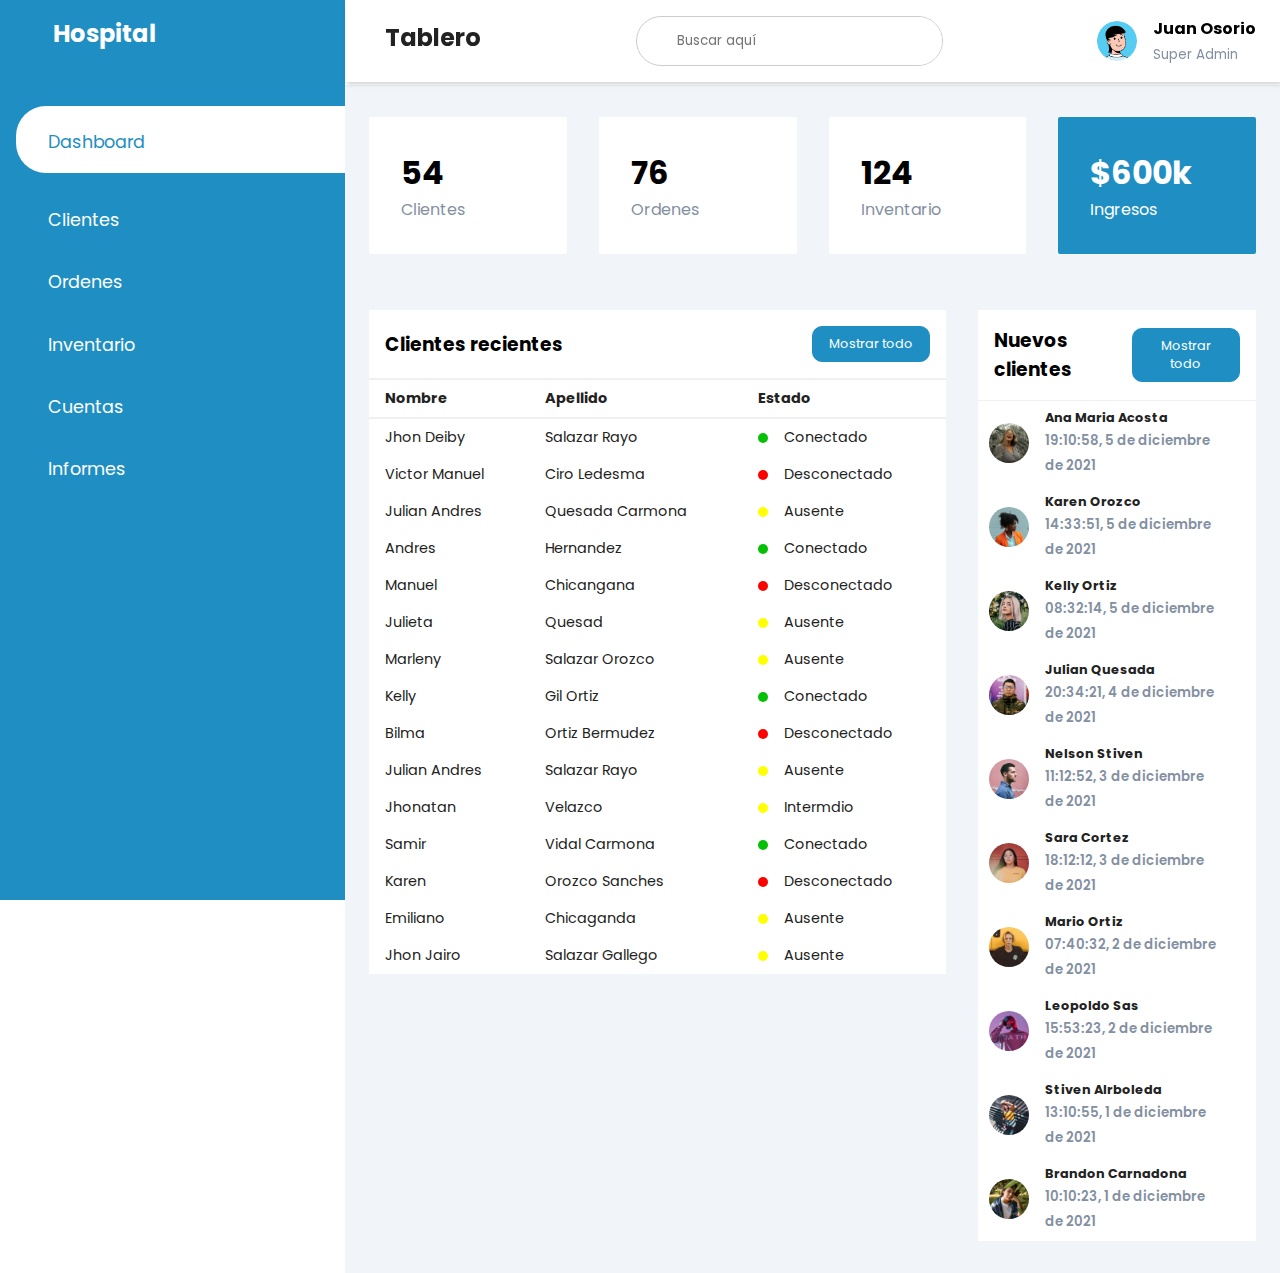
<file: index.html>
<!DOCTYPE html>
<html lang="en">

<head>
    <meta charset="UTF-8">
    <meta http-equiv="X-UA-Compatible" content="IE=edge">
    <meta name="viewport" content="width=device-width,initial-scale=1,maximum-scale=1">
    <title>Admin</title>
    <link rel="stylesheet" href="https://maxst.icons8.com/vue-static/landings/line-awesome/line-awesome/1.3.0/css/line-awesome.min.css">
    <link rel="stylesheet" href="css/style.css">
</head>

<body>

    <input type="checkbox" id="nav-toggle">
    <div class="sidebar">
        <div class="sidebar-brand">
            <h2><span class="las la-clinic-medical"></span> <span>Hospital</span></h2>
        </div>
        <!--Secciones-del-tablero-->
        <div class="sidebar-menu">
            <ul>
                <li>
                    <a href="" class="active"><span class="las la-home"></span>
                    <span>Dashboard</span></a>
                </li>
                <li>
                    <a href=""><span class="las la-users">
                        </span>Clientes</span></a>
                </li>
                <li>
                    <a href=""><span class="las la-shopping-bag">
                        </span>Ordenes<span></span></a>
                </li>
                <li>
                    <a href=""><span class="las la-receipt">
                        </span>Inventario<span></span></a>
                </li>
                <li>
                    <a href=""><span class="las la-user-circle">
                        </span>Cuentas<span></span></a>
                </li>
                <li>
                    <a href=""><span class="las la-clipboard-list">
                        </span>Informes<span></span></a>
                </li>
            </ul>
        </div>
    </div>

    <div class="main-content">
        <header>
            <h2>
                <label for="nav-toggle">
                    <span class="las la-bars"></span>
                </label> Tablero
            </h2>

            <div class="search-wrapper">
                <span class="las la-search"></span>
                <input type="search" placeholder="Buscar aquí" />
            </div>
            <div class="user-wrapper">
                <img src="img/Avatar.png" width="40px" height="40px" alt="">
                <div>
                    <h4>Juan Osorio</h4>
                    <small>Super Admin</small>
                </div>
            </div>
        </header>

        <main>
            <div class="cards">
                <div class="card-single">
                    <div>
                        <h1>54</h1>
                        <span>Clientes</span>
                    </div>
                    <div>
                        <span class="las la-users"></span>
                    </div>
                </div>
                <div class="card-single">
                    <div>
                        <h1>76</h1>
                        <span>Ordenes</span>
                    </div>
                    <div>
                        <span class="las la-clipboard-list"></span>
                    </div>
                </div>
                <div class="card-single">
                    <div>
                        <h1>124</h1>
                        <span>Inventario</span>
                    </div>
                    <div>
                        <span class="las la-shopping-bag"></span>
                    </div>
                </div>
                <div class="card-single">
                    <div>
                        <h1>$600k</h1>
                        <span>Ingresos</span>
                    </div>
                    <div>
                        <span class="lab la-google-wallet"></span>
                    </div>
                </div>
            </div>
            <!--Tabla-->
            <div class="recent-grid">
                <div class="projects">
                    <div class="card">
                        <div class="card-header">
                            <h3>Clientes recientes</h3>

                            <button>Mostrar todo <span class="las la-arrow-right">
                            </span></button>
                        </div>

                        <div class="card-body">
                            <div class="table-responsive">
                                <table width="100%">
                                    <thead>
                                        <tr>
                                            <td>Nombre</td>
                                            <td>Apellido</td>
                                            <td>Estado</td>
                                        </tr>
                                    </thead>
                                    <tbody>
                                        <tr>
                                            <td>Jhon Deiby</td>
                                            <td>Salazar Rayo</td>
                                            <td>
                                                <span class="status green"></span> Conectado
                                            </td>
                                        </tr>
                                        <tr>
                                            <td>Victor Manuel</td>
                                            <td>Ciro Ledesma</td>
                                            <td>
                                                <span class="status red"></span> Desconectado
                                            </td>
                                        </tr>
                                        <tr>
                                            <td>Julian Andres</td>
                                            <td>Quesada Carmona</td>
                                            <td>
                                                <span class="status yellow"></span> Ausente
                                            </td>
                                        </tr>
                                        <tr>
                                            <td>Andres</td>
                                            <td>Hernandez</td>
                                            <td>
                                                <span class="status green"></span> Conectado
                                            </td>
                                        </tr>
                                        <tr>
                                            <td>Manuel</td>
                                            <td>Chicangana</td>
                                            <td>
                                                <span class="status red"></span> Desconectado
                                            </td>
                                        </tr>
                                        <tr>
                                            <td>Julieta</td>
                                            <td>Quesad</td>
                                            <td>
                                                <span class="status yellow"></span> Ausente
                                            </td>
                                        </tr>
                                        <tr>
                                            <td>Marleny</td>
                                            <td>Salazar Orozco</td>
                                            <td>
                                                <span class="status yellow"></span> Ausente
                                            </td>
                                        </tr>
                                        <tr>
                                            <td>Kelly</td>
                                            <td>Gil Ortiz</td>
                                            <td>
                                                <span class="status green"></span> Conectado
                                            </td>
                                        </tr>
                                        <tr>
                                            <td>Bilma</td>
                                            <td>Ortiz Bermudez</td>
                                            <td>
                                                <span class="status red"></span> Desconectado
                                            </td>
                                        </tr>
                                        <tr>
                                            <td>Julian Andres</td>
                                            <td>Salazar Rayo</td>
                                            <td>
                                                <span class="status yellow"></span> Ausente
                                            </td>
                                        </tr>
                                        <tr>
                                            <td>Jhonatan</td>
                                            <td>Velazco</td>
                                            <td>
                                                <span class="status yellow"></span> Intermdio
                                            </td>
                                        </tr>
                                        <tr>
                                            <td>Samir</td>
                                            <td>Vidal Carmona</td>
                                            <td>
                                                <span class="status green"></span> Conectado
                                            </td>
                                        </tr>
                                        <tr>
                                            <td>Karen</td>
                                            <td>Orozco Sanches</td>
                                            <td>
                                                <span class="status red"></span> Desconectado
                                            </td>
                                        </tr>
                                        <tr>
                                            <td>Emiliano</td>
                                            <td>Chicaganda</td>
                                            <td>
                                                <span class="status yellow"></span> Ausente
                                            </td>
                                        </tr>
                                        <tr>
                                            <td>Jhon Jairo</td>
                                            <td>Salazar Gallego</td>
                                            <td>
                                                <span class="status yellow"></span> Ausente
                                            </td>
                                        </tr>


                                    </tbody>
                                </table>
                            </div>
                        </div>

                    </div>
                </div>
                <div class="customers">

                    <div class="card">
                        <div class="card-header">
                            <h3>Nuevos clientes</h3>

                            <button>Mostrar todo <span class="las la-arrow-right">
                            </span></button>
                        </div>

                        <div class="card-body">

                            <div class="customer">
                                <div class="info">
                                    <img src="avatars/1.png" width="40px" height="40px" alt="">
                                    <div>
                                        <h4>Ana Maria Acosta</h4>
                                        <small>19:10:58, 5 de diciembre de 2021</small>
                                    </div>
                                </div>
                                <div class="contact">
                                    <span class="las la-user-circle"></span>
                                    <span class="lab la-whatsapp"></span>
                                    <span class="las la-phone"></span>
                                </div>
                            </div>

                            <div class="customer">
                                <div class="info">
                                    <img src="avatars/2.png" 40px " height="40px " alt=" ">
                                    <div>
                                        <h4>Karen Orozco</h4>
                                        <small>14:33:51, 5 de diciembre de 2021</small>
                                    </div>
                                </div>
                                <div class="contact ">
                                    <span class="las la-user-circle "></span>
                                    <span class="lab la-whatsapp "></span>
                                    <span class="las la-phone "></span>
                                </div>
                            </div>

                            <div class="customer ">
                                <div class="info ">
                                    <img src="avatars/3.png " width="40px " height="40px " alt=" ">
                                    <div>
                                        <h4>Kelly Ortiz</h4>
                                        <small>08:32:14, 5 de diciembre de 2021</small>
                                    </div>
                                </div>
                                <div class="contact ">
                                    <span class="las la-user-circle "></span>
                                    <span class="lab la-whatsapp "></span>
                                    <span class="las la-phone "></span>
                                </div>
                            </div>

                            <div class="customer ">
                                <div class="info ">
                                    <img src="avatars/4.png " width="40px " height="40px " alt=" ">
                                    <div>
                                        <h4>Julian Quesada</h4>
                                        <small>20:34:21, 4 de diciembre de 2021</small>
                                    </div>
                                </div>
                                <div class="contact ">
                                    <span class="las la-user-circle "></span>
                                    <span class="lab la-whatsapp "></span>
                                    <span class="las la-phone "></span>
                                </div>
                            </div>

                            <div class="customer ">
                                <div class="info ">
                                    <img src="avatars/5.png " width="40px " height="40px " alt=" ">
                                    <div>
                                        <h4>Nelson Stiven</h4>
                                        <small>11:12:52, 3 de diciembre de 2021</small>
                                    </div>
                                </div>
                                <div class="contact ">
                                    <span class="las la-user-circle "></span>
                                    <span class="lab la-whatsapp "></span>
                                    <span class="las la-phone "></span>
                                </div>
                            </div>

                            <div class="customer ">
                                <div class="info ">
                                    <img src="avatars/6.png " width="40px " height="40px " alt=" ">
                                    <div>
                                        <h4>Sara Cortez</h4>
                                        <small>18:12:12, 3 de diciembre de 2021</small>
                                    </div>
                                </div>
                                <div class="contact ">
                                    <span class="las la-user-circle "></span>
                                    <span class="lab la-whatsapp "></span>
                                    <span class="las la-phone "></span>
                                </div>
                            </div>

                            <div class="customer ">
                                <div class="info ">
                                    <img src="avatars/7.png " width="40px " height="40px " alt=" ">
                                    <div>
                                        <h4>Mario Ortiz</h4>
                                        <small>07:40:32, 2 de diciembre de 2021</small>
                                    </div>
                                </div>
                                <div class="contact ">
                                    <span class="las la-user-circle "></span>
                                    <span class="lab la-whatsapp "></span>
                                    <span class="las la-phone "></span>
                                </div>
                            </div>

                            <div class="customer ">
                                <div class="info ">
                                    <img src="avatars/8.png " width="40px " height="40px " alt=" ">
                                    <div>
                                        <h4>Leopoldo Sas</h4>
                                        <small>15:53:23, 2 de diciembre de 2021</small>
                                    </div>
                                </div>
                                <div class="contact ">
                                    <span class="las la-user-circle "></span>
                                    <span class="lab la-whatsapp "></span>
                                    <span class="las la-phone "></span>
                                </div>
                            </div>

                            <div class="customer ">
                                <div class="info ">
                                    <img src="avatars/9.png " width="40px " height="40px " alt=" ">
                                    <div>
                                        <h4>Stiven Alrboleda</h4>
                                        <small>13:10:55, 1 de diciembre de 2021</small>
                                    </div>
                                </div>
                                <div class="contact ">
                                    <span class="las la-user-circle "></span>
                                    <span class="lab la-whatsapp "></span>
                                    <span class="las la-phone "></span>
                                </div>
                            </div>

                            <div class="customer ">
                                <div class="info ">
                                    <img src="avatars/10.png " width="40px " height="40px " alt=" ">
                                    <div>
                                        <h4>Brandon Carnadona</h4>
                                        <small>10:10:23, 1 de diciembre de 2021</small>
                                    </div>
                                </div>
                                <div class="contact ">
                                    <span class="las la-user-circle "></span>
                                    <span class="lab la-whatsapp "></span>
                                    <span class="las la-phone "></span>
                                </div>
                            </div>

                            
                        </div>
                    </div>
                </div>
                
            </div>
        </main>

    </div>

</body>

</html>
</file>
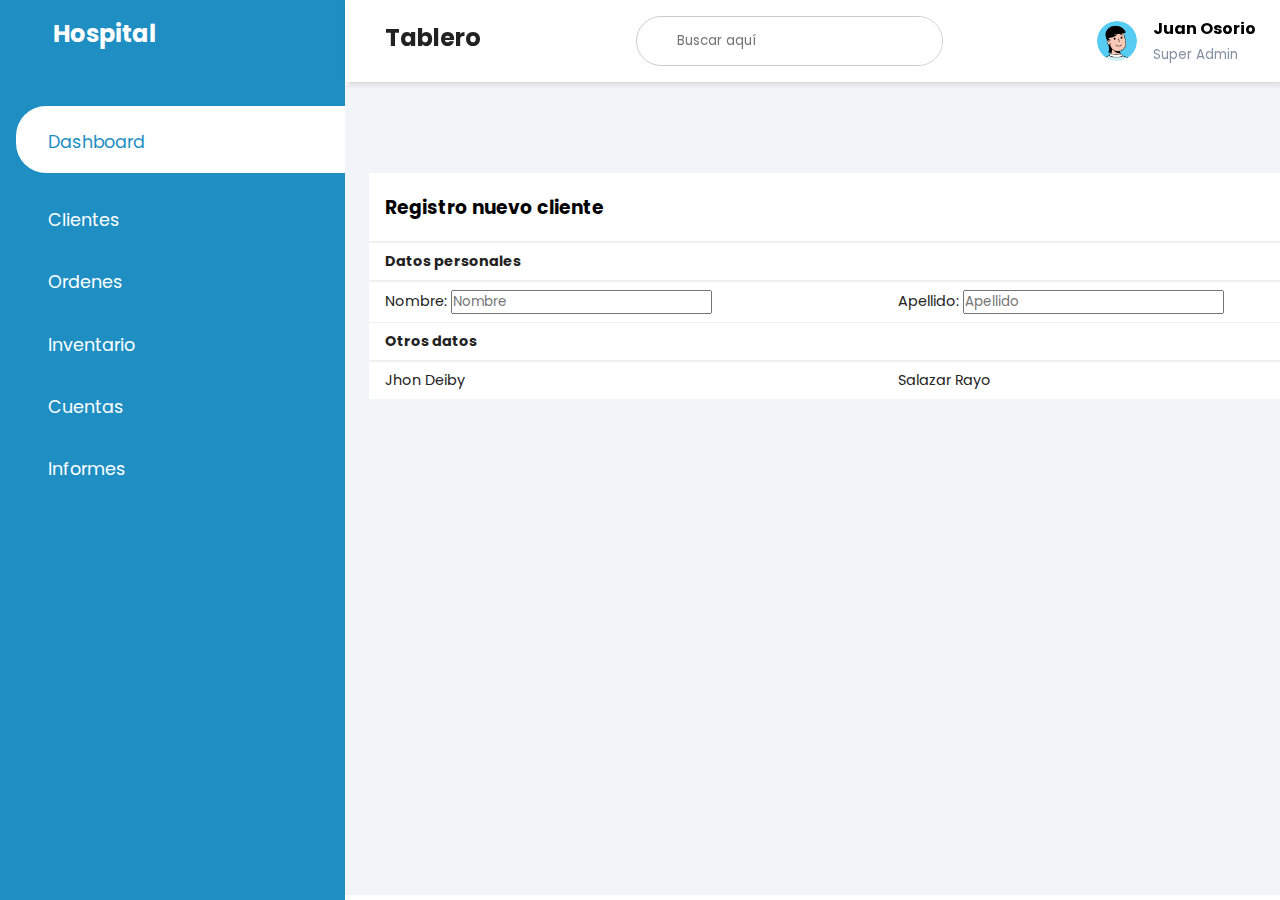
<file: clientes.html>
<!DOCTYPE html>
<html lang="en">

<head>
    <meta charset="UTF-8">
    <meta http-equiv="X-UA-Compatible" content="IE=edge">
    <meta name="viewport" content="width=device-width,initial-scale=1,maximum-scale=1">
    <title>Admin</title>
    <link rel="stylesheet" href="https://maxst.icons8.com/vue-static/landings/line-awesome/line-awesome/1.3.0/css/line-awesome.min.css">
    <link rel="stylesheet" href="css/clientes.css">
</head>

<body>

    <input type="checkbox" id="nav-toggle">
    <div class="sidebar">
        <div class="sidebar-brand">
            <h2><span class="las la-clinic-medical"></span> <span>Hospital</span></h2>
        </div>
        <!--Secciones-del-tablero-->
        <div class="sidebar-menu">
            <ul>
                <li>
                    <a href="" class="active"><span class="las la-home"></span>
                    <span>Dashboard</span></a>
                </li>
                <li>
                    <a href=""><span class="las la-users">
                        </span>Clientes</span></a>
                </li>
                <li>
                    <a href=""><span class="las la-shopping-bag">
                        </span>Ordenes<span></span></a>
                </li>
                <li>
                    <a href=""><span class="las la-receipt">
                        </span>Inventario<span></span></a>
                </li>
                <li>
                    <a href=""><span class="las la-user-circle">
                        </span>Cuentas<span></span></a>
                </li>
                <li>
                    <a href=""><span class="las la-clipboard-list">
                        </span>Informes<span></span></a>
                </li>
            </ul>
        </div>
    </div>

    <div class="main-content">
        <header>
            <h2>
                <label for="nav-toggle">
                    <span class="las la-bars"></span>
                </label> Tablero
            </h2>

            <div class="search-wrapper">
                <span class="las la-search"></span>
                <input type="search" placeholder="Buscar aquí" />
            </div>
            <div class="user-wrapper">
                <img src="img/Avatar.png" width="40px" height="40px" alt="">
                <div>
                    <h4>Juan Osorio</h4>
                    <small>Super Admin</small>
                </div>
            </div>
        </header>

        <main>
            <!--Tabla-->
            <div class="recent-grid">
                <div class="projects">
                    <div class="card">
                        <div class="card-header">
                            <h3>Registro nuevo cliente</h3>

                            <button>Mostrar todo <span class="las la-arrow-right">
                            </span></button>
                        </div>

                        <div class="card-body">
                            <div class="table-responsive">
                                <table width="100%">
                                    <thead>
                                        <tr>
                                            <td>Datos personales</td>
                                            
                                        </tr>
                                    </thead>
                                    <tbody>
                                        <tr>
                                            <td>Nombre: <input type="text" placeholder="Nombre"></td>
                                            <td>Apellido: <input type="text" placeholder="Apellido"></td>
                                            <td>Celular: <input type="text" placeholder="Celular"></td>
                                        </tr>


                                    </tbody>
                                    <thead>
                                        <tr>
                                            <td>Otros datos</td>
                                            
                                        </tr>
                                    </thead>
                                    <tbody>
                                        <tr>
                                            <td>Jhon Deiby</td>
                                            <td>Salazar Rayo</td>
                                            <td>
                                                
                                            </td>
                                        </tr>


                                    </tbody>
                                </table>
                            </div>
                        </div>

                    </div>
                </div>

        </main>

    </div>

</body>

</html>
</file>
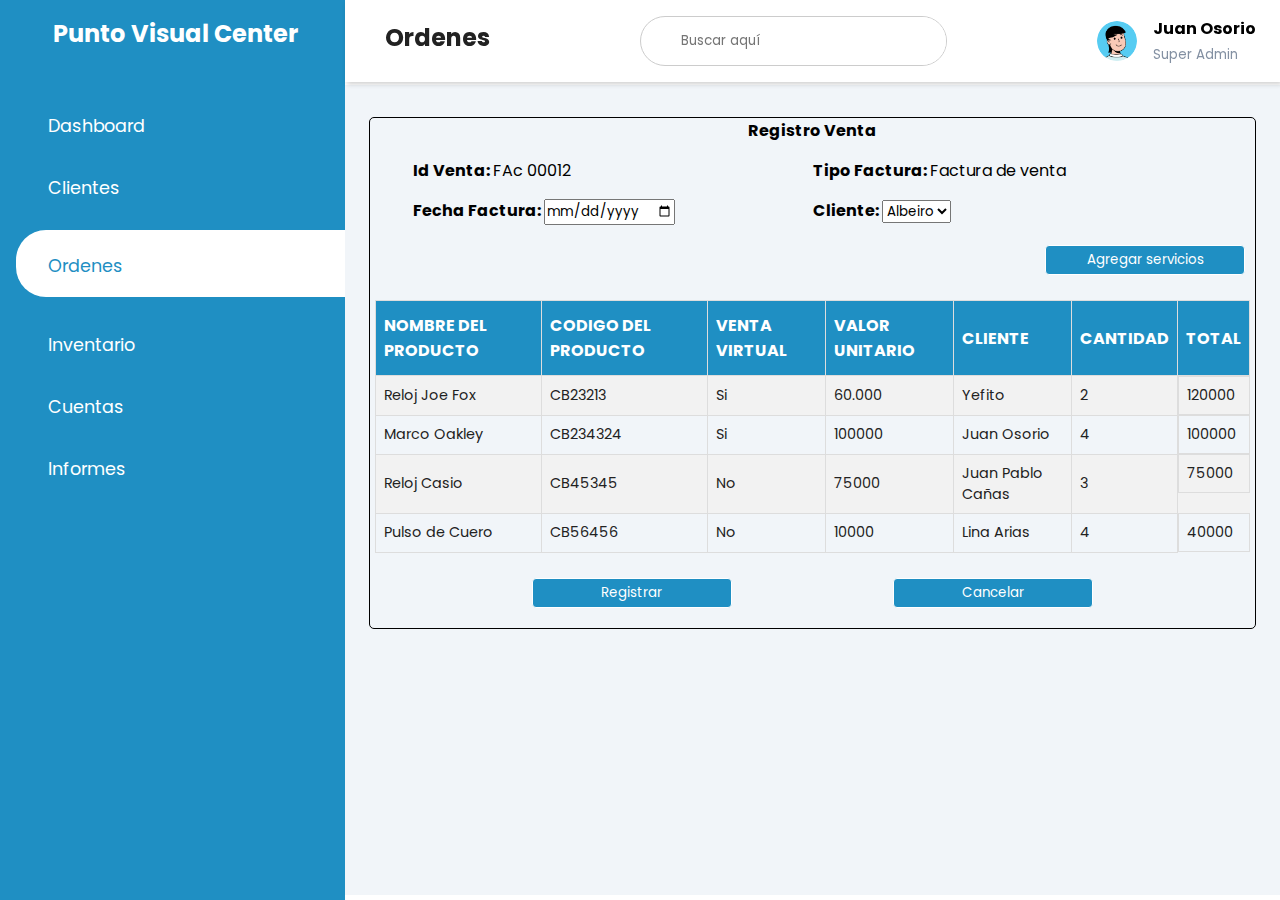
<file: venta.html>
<!DOCTYPE html>
<html lang="en">

<head>
    <meta charset="UTF-8">
    <meta http-equiv="X-UA-Compatible" content="IE=edge">
    <meta name="viewport" content="width=device-width, initial-scale=1.0">
    <title>Ventas</title>
</head>

<body>
    <!DOCTYPE html>
    <html lang="en">

    <head>
        <meta charset="UTF-8">
        <meta http-equiv="X-UA-Compatible" content="IE=edge">
        <meta name="viewport" content="width=device-width,initial-scale=1,maximum-scale=1">
        <title>Admin</title>
        <link rel="stylesheet"
            href="https://maxst.icons8.com/vue-static/landings/line-awesome/line-awesome/1.3.0/css/line-awesome.min.css">
        <link rel="stylesheet" href="css/style.css">
        <link rel="stylesheet" href="css/venta.css">

        <style>
            #customers {
                font-family: Arial, Helvetica, sans-serif;
                border-collapse: collapse;
                width: 100%;
            }

            #customers td,
            #customers th {
                border: 1px solid #ddd;
                padding: 8px;
            }

            #customers tr:nth-child(even) {
                background-color: #f2f2f2;
            }

            #customers tr:hover {
                background-color: #ddd;
            }

            #customers th {
                padding-top: 12px;
                padding-bottom: 12px;
                text-align: left;
                background-color: #1f8fc3;
                color: white;
            }
        </style>
    </head>

    <body>

        <input type="checkbox" id="nav-toggle">
        <div class="sidebar">
            <div class="sidebar-brand">
                <h2><span class="lab la-accusoft"></span> <span>Punto Visual Center</span></h2>
            </div>
            <!--Secciones-del-tablero-->
            <div class="sidebar-menu">
                <ul>
                    <li>
                        <a href=""><span class="las la-home"></span>
                            <span>Dashboard</span></a>
                    </li>
                    <li>
                        <a href=""><span class="las la-users">
                            </span>Clientes</span></a>
                    </li>
                    <li>
                        <a href="" class="active"><span class="las la-shopping-bag">
                            </span>Ordenes<span></span></a>
                    </li>
                    <li>
                        <a href=""><span class="las la-receipt">
                            </span>Inventario<span></span></a>
                    </li>
                    <li>
                        <a href=""><span class="las la-user-circle">
                            </span>Cuentas<span></span></a>
                    </li>
                    <li>
                        <a href=""><span class="las la-clipboard-list">
                            </span>Informes<span></span></a>
                    </li>
                </ul>
            </div>
        </div>

        <div class="main-content">
            <header>
                <h2>
                    <label for="nav-toggle">
                        <span class="las la-bars"></span>
                    </label> Ordenes
                </h2>

                <div class="search-wrapper">
                    <span class="las la-search"></span>
                    <input type="search" placeholder="Buscar aquí" />
                </div>
                <div class="user-wrapper">
                    <img src="img/Avatar.png" width="40px" height="40px" alt="">
                    <div>
                        <h4>Juan Osorio</h4>
                        <small>Super Admin</small>
                    </div>
                </div>
            </header>

            <main>

                <div class="venta">
                    <div class="titulo">
                        <h4>Registro Venta</h4>
                    </div>
                    <div class="text-venta">
                        <div class="text">
                            <p><b>Id Venta: </b>FAc 00012</p>
                            <p><b>Fecha Factura: </b><input type="date"></p>
                        </div>
                        <div class="text">
                            <p><b>Tipo Factura: </b>Factura de venta</p>
                            <p><b>Cliente: </b>
                                <select name="" id="">
                                    <option value="volvo">Albeiro</option>
                                </select>
                            </p>
                        </div>
                    </div>
                    <div>
                        <div class="boton">
                            <button>Agregar servicios</button>
                        </div>
                        <div class="tabla">
                            <table id="customers">
                                <tr>
                                    <th>NOMBRE DEL PRODUCTO</th>
                                    <th>CODIGO DEL PRODUCTO</th>
                                    <th>VENTA VIRTUAL</th>
                                    <th>VALOR UNITARIO</th>
                                    <th>CLIENTE</th>
                                    <th>CANTIDAD</th>
                                    <th>TOTAL</th>
                                </tr>
                                <tr>
                                    <td>Reloj Joe Fox</td>
                                    <td>CB23213</td>
                                    <td>Si</td>
                                    <td>60.000</td>
                                    <td>Yefito</td>
                                    <td>2</td>
                                    <td>120000</td>
                                </tr>
                                <tr>
                                    <td>Marco Oakley</td>
                                    <td>CB234324</td>
                                    <td>Si</td>
                                    <td>100000</td>
                                    <td>Juan Osorio</td>
                                    <td>4</td>

                                    <td>100000</td>
                                </tr>
                                <tr>
                                    <td>Reloj Casio</td>
                                    <td>CB45345</td>
                                    <td>No</td>
                                    <td>75000</td>
                                    <td>Juan Pablo Cañas</td>
                                    <td>3</td>

                                    <td>75000</td>
                                </tr>
                                <tr>
                                    <td>Pulso de Cuero</td>
                                    <td>CB56456</td>
                                    <td>No</td>
                                    <td>10000</td>
                                    <td>Lina Arias</td>

                                    <td>4</td>
                                    <td>40000</td>

                                </tr>
                            </table>
                        </div>
                        <div class="buttons">
                            <button>Registrar</button>
                            <button>Cancelar</button>
                        </div>
                    </div>
                </div>
            </main>
        </div>

    </body>

    </html>
</body>

</html>
</file>
<file: css/style.css>
@import url('https://fonts.googleapis.com/css2?family=Poppins:wght@300;400;500;600&display=swap');
:root {
    --main-color: #1f8fc3;
    --color-dark: #1D2231;
    --text-grey: #8390A2;
}

* {
    padding: 0;
    margin: 0;
    box-sizing: border-box;
    list-style-type: none;
    text-decoration: none;
    font-family: 'Poppins', sans-serif;
}

.sidebar {
    width: 345px;
    position: fixed;
    left: 0;
    top: 0;
    height: 100%;
    background: var(--main-color);
    z-index: 100;
    transition: width 300ms;
}

.sidebar-brand {
    height: 90px;
    padding: 1rem 0rem 1rem 2rem;
    color: #fff;
}

.sidebar-brand span {
    display: inline-block;
    padding-right: 1rem;
}

.sidebar-menu {
    margin-top: 1rem;
}

.sidebar-menu li {
    width: 100%;
    margin-bottom: 1.7rem;
    padding-left: 1rem;
}

.sidebar-menu a {
    padding-left: 1rem;
    display: block;
    color: #fff;
    font-size: 1.1rem;
}

.sidebar-menu a.active {
    background: #fff;
    padding-top: 1rem;
    padding-bottom: 1rem;
    color: var(--main-color);
    border-radius: 30px 0px 0px 30px;
}

.sidebar-menu a span:first-child {
    font-size: 1.5rem;
    padding-right: 1rem;
}

#nav-toggle:checked+.sidebar {
    width: 70px;
}

#nav-toggle:checked+.sidebar .sidebar-brand,
#nav-toggle:checked+.sidebar li {
    padding-left: 1rem;
    text-align: center;
}

#nav-toggle:checked+.sidebar li a {
    padding-left: 0rem;
}

#nav-toggle:checked+.sidebar .sidebar-brand h2 span:last-child,
#nav-toggle:checked+.sidebar li a span:last-child {
    display: none;
}

#nav-toggle:checked~.main-content {
    margin-left: 70px;
}

#nav-toggle:checked~.main-content header {
    width: calc(100% - 70px);
    left: 70px;
}

.main-content {
    transition: margin-left 300ms;
    margin-left: 345px;
}

header {
    background: #fff;
    display: flex;
    justify-content: space-between;
    padding: 1rem 1.5rem;
    box-shadow: 2px 2px 5px rgba(0, 0, 0, 0.2);
    position: fixed;
    left: 345px;
    width: calc(100% - 345px);
    top: 0;
    z-index: 100;
    transition: left 300ms;
}

#nav-toggle {
    display: none;
}

header h2 {
    color: #222;
}

header label span {
    font-size: 1.7rem;
    padding-right: 1rem;
}

.search-wrapper {
    border: 1px solid #ccc;
    border-radius: 30px;
    height: 50px;
    display: flex;
    align-items: center;
    overflow-x: hidden;
}

.search-wrapper span {
    display: inline-block;
    padding: 0rem 1rem;
    font-size: 1.5rem;
}

.search-wrapper input {
    height: 100%;
    padding: .5rem;
    border: none;
    outline: none;
}

.user-wrapper {
    display: flex;
    align-items: center;
}

.user-wrapper img {
    border-radius: 50%;
    margin-right: 1rem;
}

.user-wrapper small {
    display: inline-block;
    color: var(--text-grey);
}

main {
    margin-top: 85px;
    padding: 2rem 1.5rem;
    background: #f1f5f9;
    min-height: calc(100vh - 90px);
}

.cards {
    display: grid;
    grid-template-columns: repeat(4, 1fr);
    grid-gap: 2rem;
    margin-bottom: 1rem;
}

.card-single {
    display: flex;
    justify-content: space-between;
    background: #fff;
    padding: 2rem;
    border-radius: 2px;
}

.card-single div:last-child span {
    font-size: 3rem;
    color: var(--main-color);
}

.card-single div:first-child span {
    color: var(--text-grey);
}

.card-single:last-child {
    background: var(--main-color);
}

.card-single:last-child h1,
.card-single:last-child div:first-child span,
.card-single:last-child div:last-child span {
    color: #fff;
}

.recent-grid {
    margin-top: 3.5rem;
    display: grid;
    grid-gap: 2rem;
    grid-template-columns: 65% auto;
}

.card {
    background: #fff;
}

.card-header {
    padding: 1rem;
}

.card-header {
    display: flex;
    justify-content: space-between;
    align-items: center;
    border-bottom: 1px solid #f0f0f0;
}

.card-header button {
    background: var(--main-color);
    border-radius: 10px;
    color: #fff;
    font-size: .8rem;
    padding: .5rem 1rem;
    border: 1px solid var(--main-color);
}

table {
    border-collapse: collapse;
}

thead tr {
    border-top: 1px solid #f0f0f0;
    border-bottom: 2px solid #f0f0f0;
}

thead td {
    font-weight: 700;
}

td {
    padding: .5rem 1rem;
    font-size: .9rem;
    color: #222;
}

td .status {
    display: inline-block;
    height: 10px;
    width: 10px;
    border-radius: 50%;
    margin-right: 1rem;
}

tr td:last-child {
    display: flex;
    align-items: center;
}

.status.green {
    background: rgb(6, 192, 6);
}

.status.yellow {
    background: yellow;
}

.status.red {
    background: red;
}

.table-responsive {
    width: 100%;
    overflow-x: auto;
}

.customer {
    display: flex;
    justify-content: space-between;
    align-items: center;
    padding: .5rem .7rem;
}

.info {
    display: flex;
    align-items: center;
}

.info img {
    border-radius: 50%;
    margin-right: 1rem;
}

.info h4 {
    font-size: .8rem;
    font-weight: 700;
    color: #222;
}

.info small {
    font-weight: 600;
    color: var(--text-grey);
}

.contact span {
    font-size: 1.2rem;
    display: inline-block;
    margin-left: .5rem;
    color: var(--main-color);
}

@media only screen and (max-width: 1200px) {
    .sidebar {
        width: 70px;
    }
    .sidebar .sidebar-brand,
    .sidebar li {
        padding-left: 1rem;
        text-align: center;
    }
    .sidebar li a {
        padding-left: 0rem;
    }
    .sidebar .sidebar-brand h2 span:last-child,
    .sidebar li a span:last-child {
        display: none;
    }
    .main-content {
        margin-left: 70px;
    }
    .main-content header {
        width: calc(100% - 70px);
        left: 70px;
    }
}

@media only screen and (max-width: 960px) {
    .cards {
        grid-template-columns: repeat(3, 1fr);
    }
    .recent-grid {
        grid-template-columns: 60% 40%;
    }
}

@media only screen and (max-width: 768px) {
    .cards {
        grid-template-columns: repeat(2, 1fr);
    }
    .recent-grid {
        grid-template-columns: 100%;
    }
    .search-wrapper {
        display: none;
    }
    .sidebar {
        left: -100% !important;
    }
    header h2 {
        display: flex;
        align-items: center;
    }
    header h2 label {
        display: inline-block;
        text-align: center;
        background: var(--main-color);
        padding-right: 0rem;
        margin-right: 1rem;
        height: 40px;
        width: 40px;
        border-radius: 50%;
        color: #fff;
        display: flex;
        align-items: center;
        justify-content: center !important;
    }
    header h2 span {
        text-align: center;
        padding-right: 0rem;
    }
    header h2 {
        font-size: 1.1rem;
    }
    .main-content {
        width: 100%;
        margin-left: 0rem;
    }
    header {
        width: 100% !important;
        left: 0 !important;
    }
    #nav-toggle:checked+.sidebar {
        left: 0 !important;
        z-index: 100;
        width: 345px;
    }
    #nav-toggle:checked+.sidebar:hover {
        width: 345px;
        z-index: 200;
    }
    #nav-goggle:checked+.sidebar .sidebar-brand,
    #nav-toggle:checked+.sidebar:hover li {
        padding-left: 2rem;
        text-align: left;
    }
    #nav-goggle:checked+.sidebar li a {
        padding-left: 1rem;
    }
    #nav-goggle:checked+.sidebar .sidebar-brand h2 span:last-child,
    #nav-goggle:checked+.sidebar li a span:last-child {
        display: inline;
    }
}

@media only screen and (max-width: 560px) {
    .cards {
        grid-template-columns: 100%;
    }
}
</file>
<file: css/clientes.css>
@import url('https://fonts.googleapis.com/css2?family=Poppins:wght@300;400;500;600&display=swap');
:root {
    --main-color: #1f8fc3;
    --color-dark: #1D2231;
    --text-grey: #8390A2;
}

* {
    padding: 0;
    margin: 0;
    box-sizing: border-box;
    list-style-type: none;
    text-decoration: none;
    font-family: 'Poppins', sans-serif;
}

.sidebar {
    width: 345px;
    position: fixed;
    left: 0;
    top: 0;
    height: 100%;
    background: var(--main-color);
    z-index: 100;
    transition: width 300ms;
}

.sidebar-brand {
    height: 90px;
    padding: 1rem 0rem 1rem 2rem;
    color: #fff;
}

.sidebar-brand span {
    display: inline-block;
    padding-right: 1rem;
}

.sidebar-menu {
    margin-top: 1rem;
}

.sidebar-menu li {
    width: 100%;
    margin-bottom: 1.7rem;
    padding-left: 1rem;
}

.sidebar-menu a {
    padding-left: 1rem;
    display: block;
    color: #fff;
    font-size: 1.1rem;
}

.sidebar-menu a.active {
    background: #fff;
    padding-top: 1rem;
    padding-bottom: 1rem;
    color: var(--main-color);
    border-radius: 30px 0px 0px 30px;
}

.sidebar-menu a span:first-child {
    font-size: 1.5rem;
    padding-right: 1rem;
}

#nav-toggle:checked+.sidebar {
    width: 70px;
}

#nav-toggle:checked+.sidebar .sidebar-brand,
#nav-toggle:checked+.sidebar li {
    padding-left: 1rem;
    text-align: center;
}

#nav-toggle:checked+.sidebar li a {
    padding-left: 0rem;
}

#nav-toggle:checked+.sidebar .sidebar-brand h2 span:last-child,
#nav-toggle:checked+.sidebar li a span:last-child {
    display: none;
}

#nav-toggle:checked~.main-content {
    margin-left: 70px;
}

#nav-toggle:checked~.main-content header {
    width: calc(100% - 70px);
    left: 70px;
}

.main-content {
    transition: margin-left 300ms;
    margin-left: 345px;
}

header {
    background: #fff;
    display: flex;
    justify-content: space-between;
    padding: 1rem 1.5rem;
    box-shadow: 2px 2px 5px rgba(0, 0, 0, 0.2);
    position: fixed;
    left: 345px;
    width: calc(100% - 345px);
    top: 0;
    z-index: 100;
    transition: left 300ms;
}

#nav-toggle {
    display: none;
}

header h2 {
    color: #222;
}

header label span {
    font-size: 1.7rem;
    padding-right: 1rem;
}

.search-wrapper {
    border: 1px solid #ccc;
    border-radius: 30px;
    height: 50px;
    display: flex;
    align-items: center;
    overflow-x: hidden;
}

.search-wrapper span {
    display: inline-block;
    padding: 0rem 1rem;
    font-size: 1.5rem;
}

.search-wrapper input {
    height: 100%;
    padding: .5rem;
    border: none;
    outline: none;
}

.user-wrapper {
    display: flex;
    align-items: center;
}

.user-wrapper img {
    border-radius: 50%;
    margin-right: 1rem;
}

.user-wrapper small {
    display: inline-block;
    color: var(--text-grey);
}

main {
    margin-top: 85px;
    padding: 2rem 1.5rem;
    background: #f1f5f9;
    min-height: calc(100vh - 90px);
}

.cards {
    display: grid;
    
    grid-gap: 2rem;
    margin-bottom: 1rem;
}


.card-single div:last-child span {
    font-size: 3rem;
    color: var(--main-color);
}

.card-single div:first-child span {
    color: var(--text-grey);
}

.card-single:last-child {
    background: var(--main-color);
}

.card-single:last-child h1,
.card-single:last-child div:first-child span,
.card-single:last-child div:last-child span {
    color: #fff;
}

.recent-grid {
    margin-top: 3.5rem;
    display: grid;
    grid-gap: 2rem;
    grid-template-columns: 65% auto;
}

.card {
    background: #fff;
    width: 1520px;
}

.card-header {
    padding: 1rem;
}

.card-header {
    display: flex;
    justify-content: space-between;
    align-items: center;
    border-bottom: 1px solid #f0f0f0;
}

.card-header button {
    background: var(--main-color);
    border-radius: 10px;
    color: #fff;
    font-size: .8rem;
    padding: .5rem 1rem;
    border: 1px solid var(--main-color);
}

table {
    border-collapse: collapse;
}

thead tr {
    border-top: 1px solid #f0f0f0;
    border-bottom: 2px solid #f0f0f0;
}

thead td {
    font-weight: 700;
}

td {
    padding: .5rem 1rem;
    font-size: .9rem;
    color: #222;
}

td .status {
    display: inline-block;
    height: 10px;
    width: 10px;
    border-radius: 50%;
    margin-right: 1rem;
}

tr td:last-child {
    display: flex;
    align-items: center;
}

.status.green {
    background: rgb(6, 192, 6);
}

.status.yellow {
    background: yellow;
}

.status.red {
    background: red;
}

.table-responsive {
    width: 100%;
    overflow-x: auto;
}

.customer {
    display: flex;
    justify-content: space-between;
    align-items: center;
    padding: .5rem .7rem;
}

.info {
    display: flex;
    align-items: center;
}

.info img {
    border-radius: 50%;
    margin-right: 1rem;
}

.info h4 {
    font-size: .8rem;
    font-weight: 700;
    color: #222;
}

.info small {
    font-weight: 600;
    color: var(--text-grey);
}

.contact span {
    font-size: 1.2rem;
    display: inline-block;
    margin-left: .5rem;
    color: var(--main-color);
}

@media only screen and (max-width: 1200px) {
    .sidebar {
        width: 70px;
    }
    .sidebar .sidebar-brand,
    .sidebar li {
        padding-left: 1rem;
        text-align: center;
    }
    .sidebar li a {
        padding-left: 0rem;
    }
    .sidebar .sidebar-brand h2 span:last-child,
    .sidebar li a span:last-child {
        display: none;
    }
    .main-content {
        margin-left: 70px;
    }
    .main-content header {
        width: calc(100% - 70px);
        left: 70px;
    }
}

@media only screen and (max-width: 960px) {
    .cards {
        grid-template-columns: repeat(3, 1fr);
    }
    .recent-grid {
        grid-template-columns: 60% 40%;
    }
}

@media only screen and (max-width: 768px) {
    .cards {
        grid-template-columns: repeat(2, 1fr);
    }
    .recent-grid {
        grid-template-columns: 100%;
    }
    .search-wrapper {
        display: none;
    }
    .sidebar {
        left: -100% !important;
    }
    header h2 {
        display: flex;
        align-items: center;
    }
    header h2 label {
        display: inline-block;
        text-align: center;
        background: var(--main-color);
        padding-right: 0rem;
        margin-right: 1rem;
        height: 40px;
        width: 40px;
        border-radius: 50%;
        color: #fff;
        display: flex;
        align-items: center;
        justify-content: center !important;
    }
    header h2 span {
        text-align: center;
        padding-right: 0rem;
    }
    header h2 {
        font-size: 1.1rem;
    }
    .main-content {
        width: 100%;
        margin-left: 0rem;
    }
    header {
        width: 100% !important;
        left: 0 !important;
    }
    #nav-toggle:checked+.sidebar {
        left: 0 !important;
        z-index: 100;
        width: 345px;
    }
    #nav-toggle:checked+.sidebar:hover {
        width: 345px;
        z-index: 200;
    }
    #nav-goggle:checked+.sidebar .sidebar-brand,
    #nav-toggle:checked+.sidebar:hover li {
        padding-left: 2rem;
        text-align: left;
    }
    #nav-goggle:checked+.sidebar li a {
        padding-left: 1rem;
    }
    #nav-goggle:checked+.sidebar .sidebar-brand h2 span:last-child,
    #nav-goggle:checked+.sidebar li a span:last-child {
        display: inline;
    }
}

@media only screen and (max-width: 560px) {
    .cards {
        grid-template-columns: 100%;
    }
}
</file>
<file: css/venta.css>
.text-venta{
    display: flex;
    justify-content: space-around;
}
.text{
    width: 400px;
    display: inline;
}
.text p{
    margin-top: 15px;
}
.venta{
    border: solid 1px #000;
    display: flex;
    justify-content: center;
    flex-wrap: wrap;
    border-radius: 5px;
    height: 100%;
}
h4{
    
    display: block;
    text-align: center;
}
.titulo{
    width: 100%;
}
table{
    margin-top: 20px;
}
.boton{
    margin-top: 20px;
    width: 100%;
    display: flex;
    justify-content: flex-end;
}
.boton button{
    border: solid 1px;
    background-color: #1f8fc3;
    color: #fff;
    width: 200px;
    height: 30px;
    border-radius: 4px;
    margin-right: 10px;
    cursor: pointer;
}
.tabla{
    padding: 5px;
}
.buttons{
    width: 100%;
    margin-top: 20px;
    display: flex;
    justify-content: space-evenly;
}
.buttons button{
    width: 200px;
    margin-bottom: 20px;
    background-color: #1f8fc3;
    color: #fff;
    border: solid 1px;
    border-radius: 4px;
    height: 30px;
    cursor: pointer;
}
</file>
